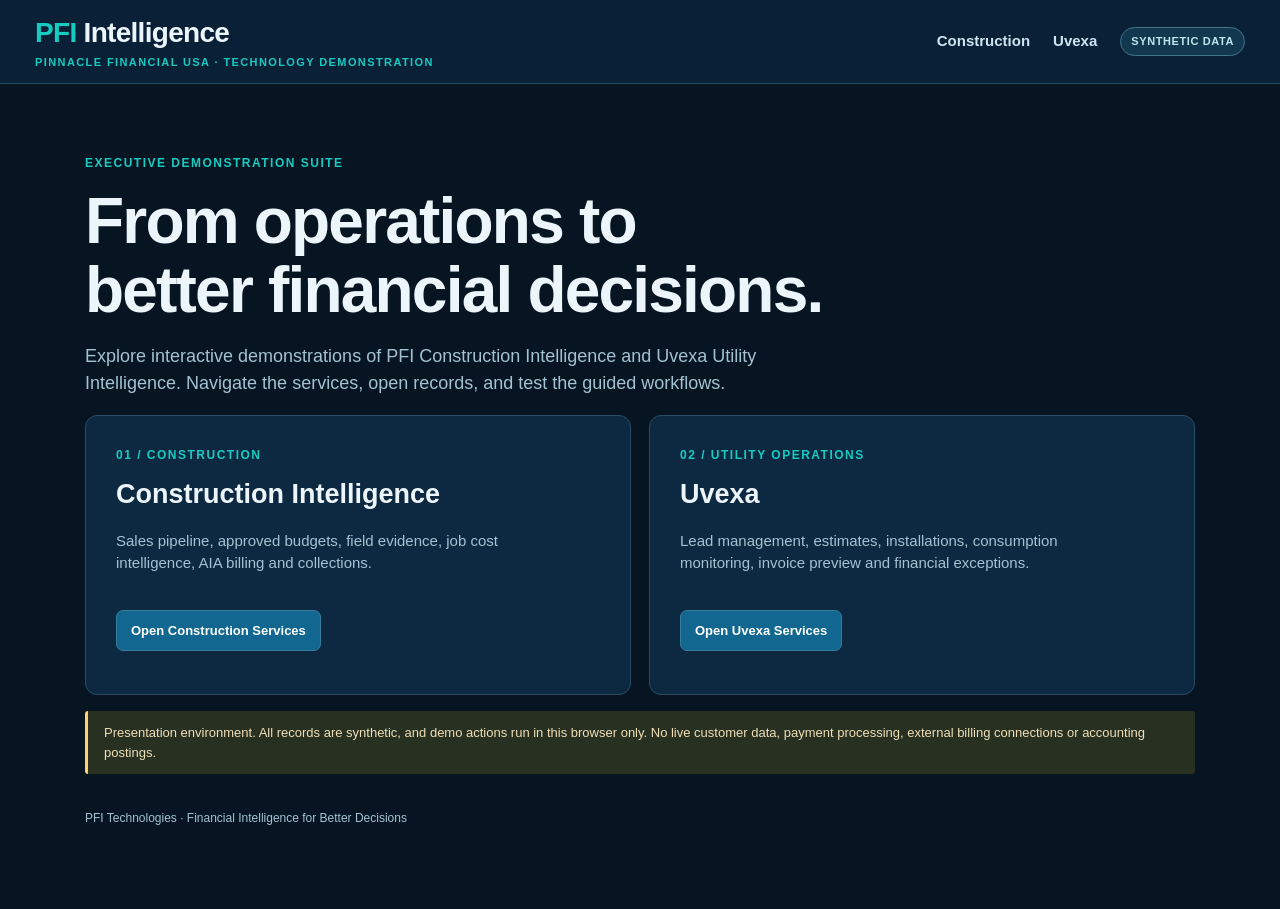
<file: index.html>
<!doctype html><html lang="en"><head><meta charset="utf-8"><meta name="viewport" content="width=device-width,initial-scale=1"><meta name="description" content="PFI executive demonstration suite for construction and utility intelligence. Synthetic data only."><title>PFI | Intelligence Demonstrations</title><link rel="stylesheet" href="styles.css"></head><body data-product="home"><div id="app"></div><script src="app.js?v=fix-init-2" defer></script></body></html>
</file>
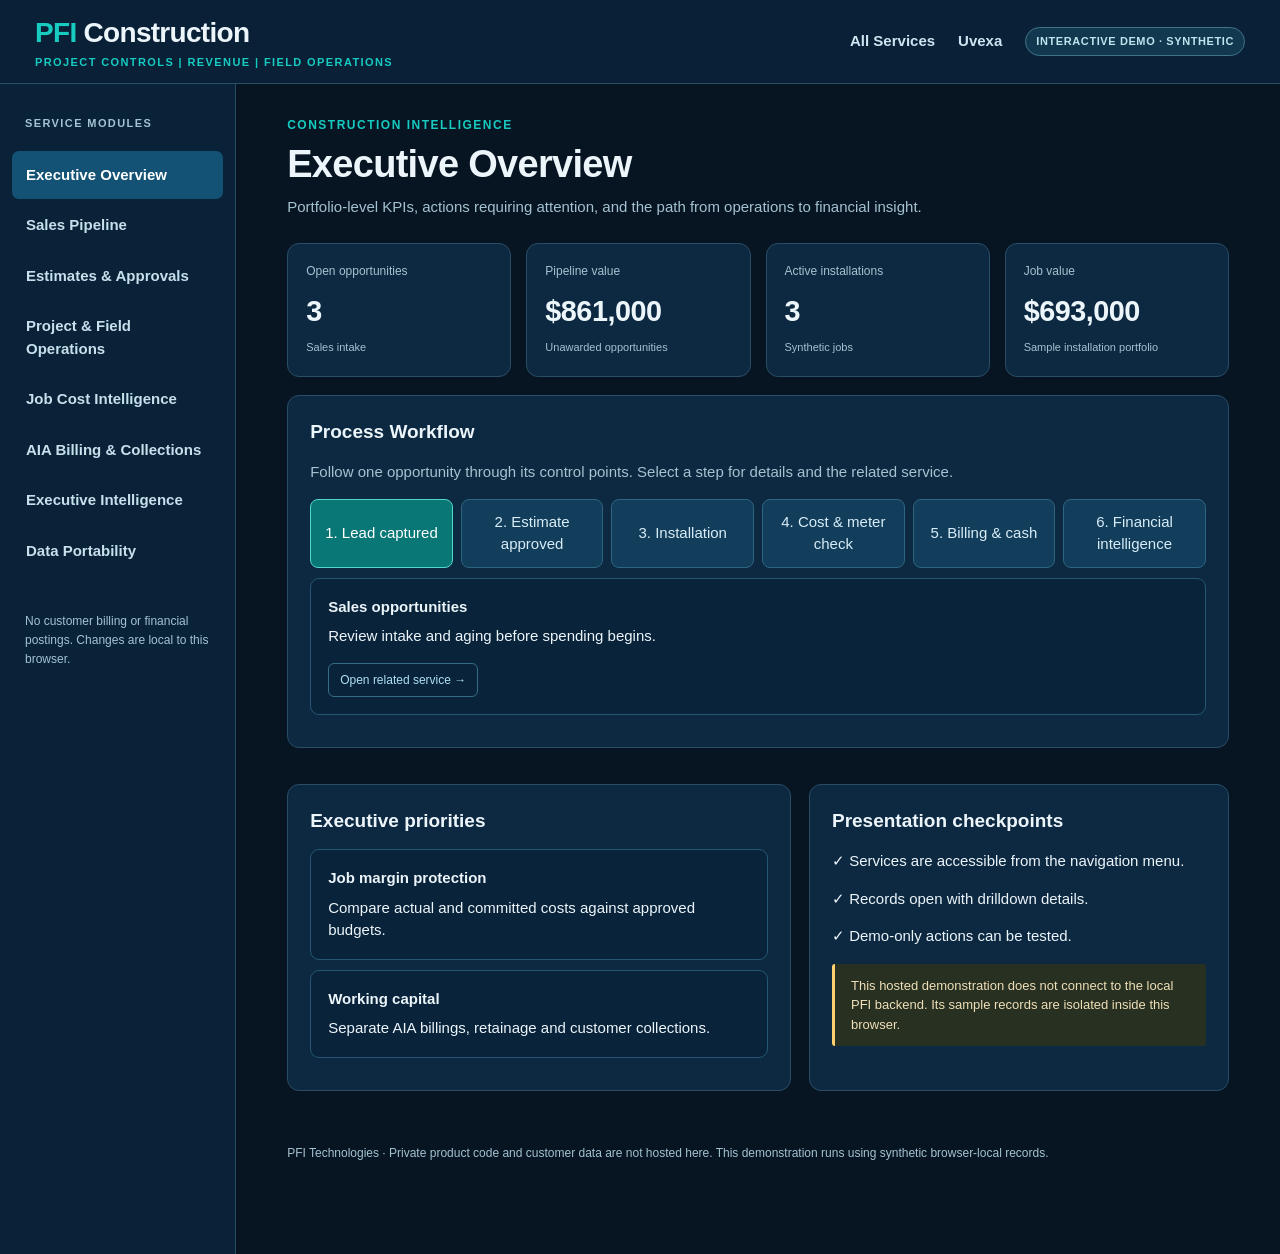
<file: construction.html>
<!doctype html><html lang="en"><head><meta charset="utf-8"><meta name="viewport" content="width=device-width,initial-scale=1"><title>PFI Construction Intelligence | Interactive Demo</title><link rel="stylesheet" href="styles.css"></head><body data-product="construction"><div id="app"></div><script src="app.js?v=fix-init-2" defer></script></body></html>
</file>
<file: styles.css>
:root{color-scheme:dark;--bg:#071522;--side:#0a2238;--panel:#0d2941;--sub:#113650;--line:#294d66;--text:#ecf5fa;--muted:#a4c2d1;--teal:#17cbc1;--yellow:#ffd06f;--red:#ff8282;--green:#56dfa6}*{box-sizing:border-box}html{scroll-behavior:smooth}body{margin:0;background:var(--bg);color:var(--text);font:15px/1.5 -apple-system,BlinkMacSystemFont,"Segoe UI",Arial,sans-serif}button,input,select{font:inherit}button{cursor:pointer}a{color:inherit}a:focus-visible,button:focus-visible,input:focus-visible{outline:2px solid var(--teal);outline-offset:2px}header{height:84px;background:#092037;border-bottom:1px solid var(--line);display:flex;justify-content:space-between;align-items:center;padding:0 35px;gap:20px}.logo{font-size:28px;font-weight:750;letter-spacing:-.7px}.logo span{color:var(--teal)}.subbrand{display:block;font-size:11px;letter-spacing:1.4px;text-transform:uppercase;color:var(--muted)}.toplinks{display:flex;gap:23px;align-items:center;flex-wrap:wrap}.toplinks a{text-decoration:none;font-weight:600;color:#cce6f1}.pill{display:inline-block;padding:5px 10px;border:1px solid #427388;border-radius:40px;background:#123850;color:#bde5ed;font-size:11px;font-weight:700;letter-spacing:.6px}.layout{display:grid;grid-template-columns:236px minmax(0,1fr);min-height:calc(100vh - 84px)}aside{background:var(--side);padding:24px 12px;border-right:1px solid var(--line)}aside .sidehead{font-size:11px;color:var(--muted);letter-spacing:1.4px;padding:7px 13px 17px;font-weight:700}aside button{display:block;width:100%;padding:13px 14px;border:0;border-radius:7px;background:transparent;color:#c6e0ec;text-align:left;margin:2px 0;font-weight:550}aside button.active,aside button:hover{background:#135275;color:#fff}aside .sidefoot{font-size:12px;color:var(--muted);line-height:1.6;padding:25px 13px}main{padding:32px clamp(20px,4vw,58px) 80px;max-width:1600px;width:100%}.eyebrow{font-size:12px;font-weight:750;color:var(--teal);letter-spacing:1.5px;text-transform:uppercase}.pagehead{margin-bottom:25px}.pagehead h1{font-size:clamp(27px,3vw,38px);letter-spacing:-.7px;line-height:1.2;margin:8px 0}.pagehead p{color:var(--muted);margin:0;max-width:870px}.metrics{display:grid;grid-template-columns:repeat(4,minmax(0,1fr));gap:15px}.metric,.panel,.home-card{border:1px solid var(--line);background:var(--panel);border-radius:12px}.metric{padding:18px;min-height:124px}.metric small{font-size:12px;color:var(--muted);display:block}.metric strong{font-size:clamp(21px,2.25vw,31px);display:block;margin:10px 0 2px;letter-spacing:-.5px}.metric span{color:var(--muted);font-size:11px}.panel{margin:18px 0;padding:22px}.panel h2{margin:0 0 14px;font-size:19px}.panel h3{font-size:15px;margin:20px 0 8px}.muted{color:var(--muted)}.row{display:flex;align-items:center;gap:12px;flex-wrap:wrap}.between{justify-content:space-between}.btn{display:inline-block;border:1px solid #357d9b;border-radius:7px;background:#11678f;color:white;padding:10px 14px;font-size:13px;font-weight:650;text-decoration:none}.btn:hover{background:#1881a5}.btn.secondary{background:#133952;border-color:#4a7187}.btn.danger{background:#6b3640;border-color:#974a5c}.btn:disabled{opacity:.42;cursor:not-allowed}.tablewrap{overflow-x:auto}table{width:100%;border-collapse:collapse;min-width:610px}th,td{border-bottom:1px solid #2c4b63;padding:13px 11px;text-align:left;font-size:13px}th{font-size:11px;text-transform:uppercase;letter-spacing:.8px;color:#9ec5d6}tbody tr:hover{background:#123853}.status{font-size:11px;font-weight:750;padding:5px 9px;border-radius:5px;display:inline-block;background:#18445b;color:#9be3ef}.status.ok{background:#104637;color:#87efc1}.status.warn{background:#604b20;color:#ffe39a}.status.bad{background:#5b283a;color:#ffb1b4}.grid2{display:grid;grid-template-columns:1.2fr 1fr;gap:18px}.insight{background:#09233a;border:1px solid #245773;border-radius:9px;padding:17px;margin:10px 0}.insight b{display:block;margin-bottom:7px}.steps{display:flex;gap:8px;flex-wrap:wrap}.steps button{background:#123d5b;border:1px solid #2e6681;border-radius:8px;padding:11px;color:#d8edf8;flex:1;min-width:130px}.steps button.active{background:#0a7777;border-color:#52d7c9;color:#fff}.cards2{display:grid;grid-template-columns:repeat(2,minmax(0,1fr));gap:18px}.inputgroup{display:grid;grid-template-columns:repeat(2,minmax(0,1fr));gap:10px}.inputgroup label{font-size:12px;color:var(--muted)}input,select{background:#09263c;border:1px solid #417089;border-radius:6px;color:white;padding:11px;width:100%;display:block;margin-top:5px}.notice{border-left:3px solid var(--yellow);background:#283021;padding:12px 16px;color:#eedfb8;border-radius:3px;margin:16px 0;font-size:13px}.goodnotice{border-left-color:var(--green);background:#113b30;color:#b8f4d9}.viewbutton{background:transparent;border:1px solid #356d87;color:#addff4;padding:7px 11px;border-radius:6px;font-size:12px}.viewbutton:hover{background:#145374}.overlay{position:fixed;inset:0;z-index:999;background:rgba(0,10,21,.86);display:flex;align-items:center;justify-content:center;padding:16px}.overlay[hidden]{display:none}.modal{width:min(770px,100%);max-height:92vh;overflow:auto;border:1px solid #477c92;border-radius:14px;background:#09253c;padding:26px;box-shadow:0 25px 80px #000b}.modal h2{font-size:24px;margin:0}.modal .modalheader{display:flex;justify-content:space-between;align-items:flex-start;gap:20px;margin-bottom:17px}.mini{font-size:12px}.home{max-width:1170px;margin:auto;padding:70px 30px}.hero h1{font-size:clamp(38px,5vw,65px);line-height:1.08;max-width:820px;letter-spacing:-1.8px;margin:15px 0}.hero p{max-width:720px;font-size:18px;color:var(--muted)}.home-card{padding:30px;min-height:280px}.home-card h2{font-size:27px;margin:10px 0}.home-card p{color:var(--muted);max-width:430px}.home-card .btn{margin-top:20px}.focusbar{border:1px solid #267f83;background:#0c343d;border-radius:9px;padding:16px;margin-bottom:20px}.foot{color:var(--muted);font-size:12px;margin-top:35px}.chip{display:inline-flex;gap:6px;align-items:center;color:#d0e8f1;font-size:12px;margin-right:9px}hr{border:0;border-top:1px solid var(--line);margin:22px 0}@media(max-width:1100px){.metrics{grid-template-columns:repeat(2,minmax(0,1fr))}.grid2{grid-template-columns:1fr}}@media(max-width:850px){header{height:auto;min-height:72px;padding:16px 20px}.layout{display:block;min-height:0}aside{border-right:0;border-bottom:1px solid var(--line);padding:10px;display:flex;overflow-x:auto;align-items:center}aside .sidehead,aside .sidefoot{display:none}aside button{white-space:nowrap;width:auto;padding:11px 12px}main{padding:25px 18px}.cards2{grid-template-columns:1fr}.toplinks{gap:13px}}@media(max-width:500px){.metrics{grid-template-columns:1fr 1fr;gap:8px}.metric{padding:13px;min-height:110px}.metric strong{font-size:20px}.inputgroup{grid-template-columns:1fr}.home{padding:35px 19px}.home-card{padding:23px}.panel{padding:17px}.toplinks{gap:10px;font-size:12px}}

.uvexa-brand-link{display:inline-flex;align-items:center}.uvexa-brand-logo{display:block;width:clamp(145px,18vw,238px);height:auto;max-height:60px;object-fit:contain;background:#fff;border-radius:5px;padding:4px 9px}
</file>
